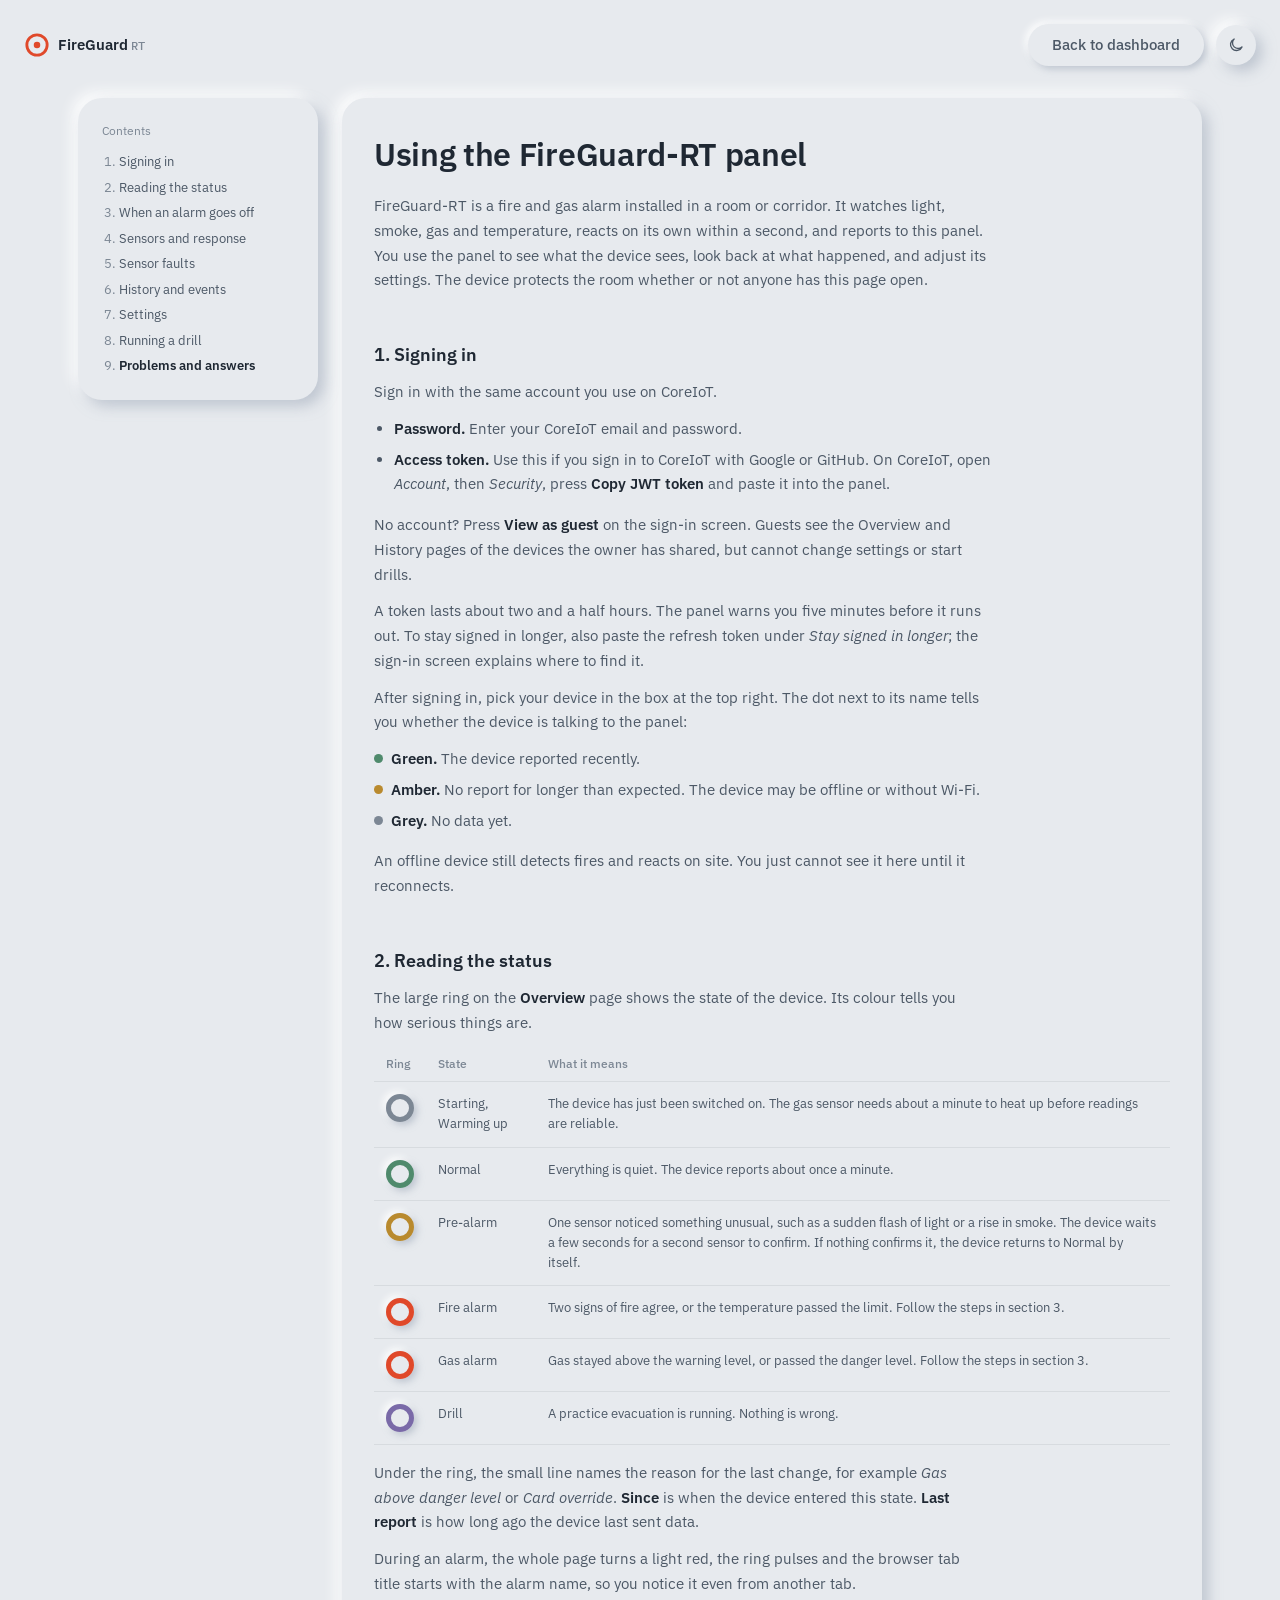
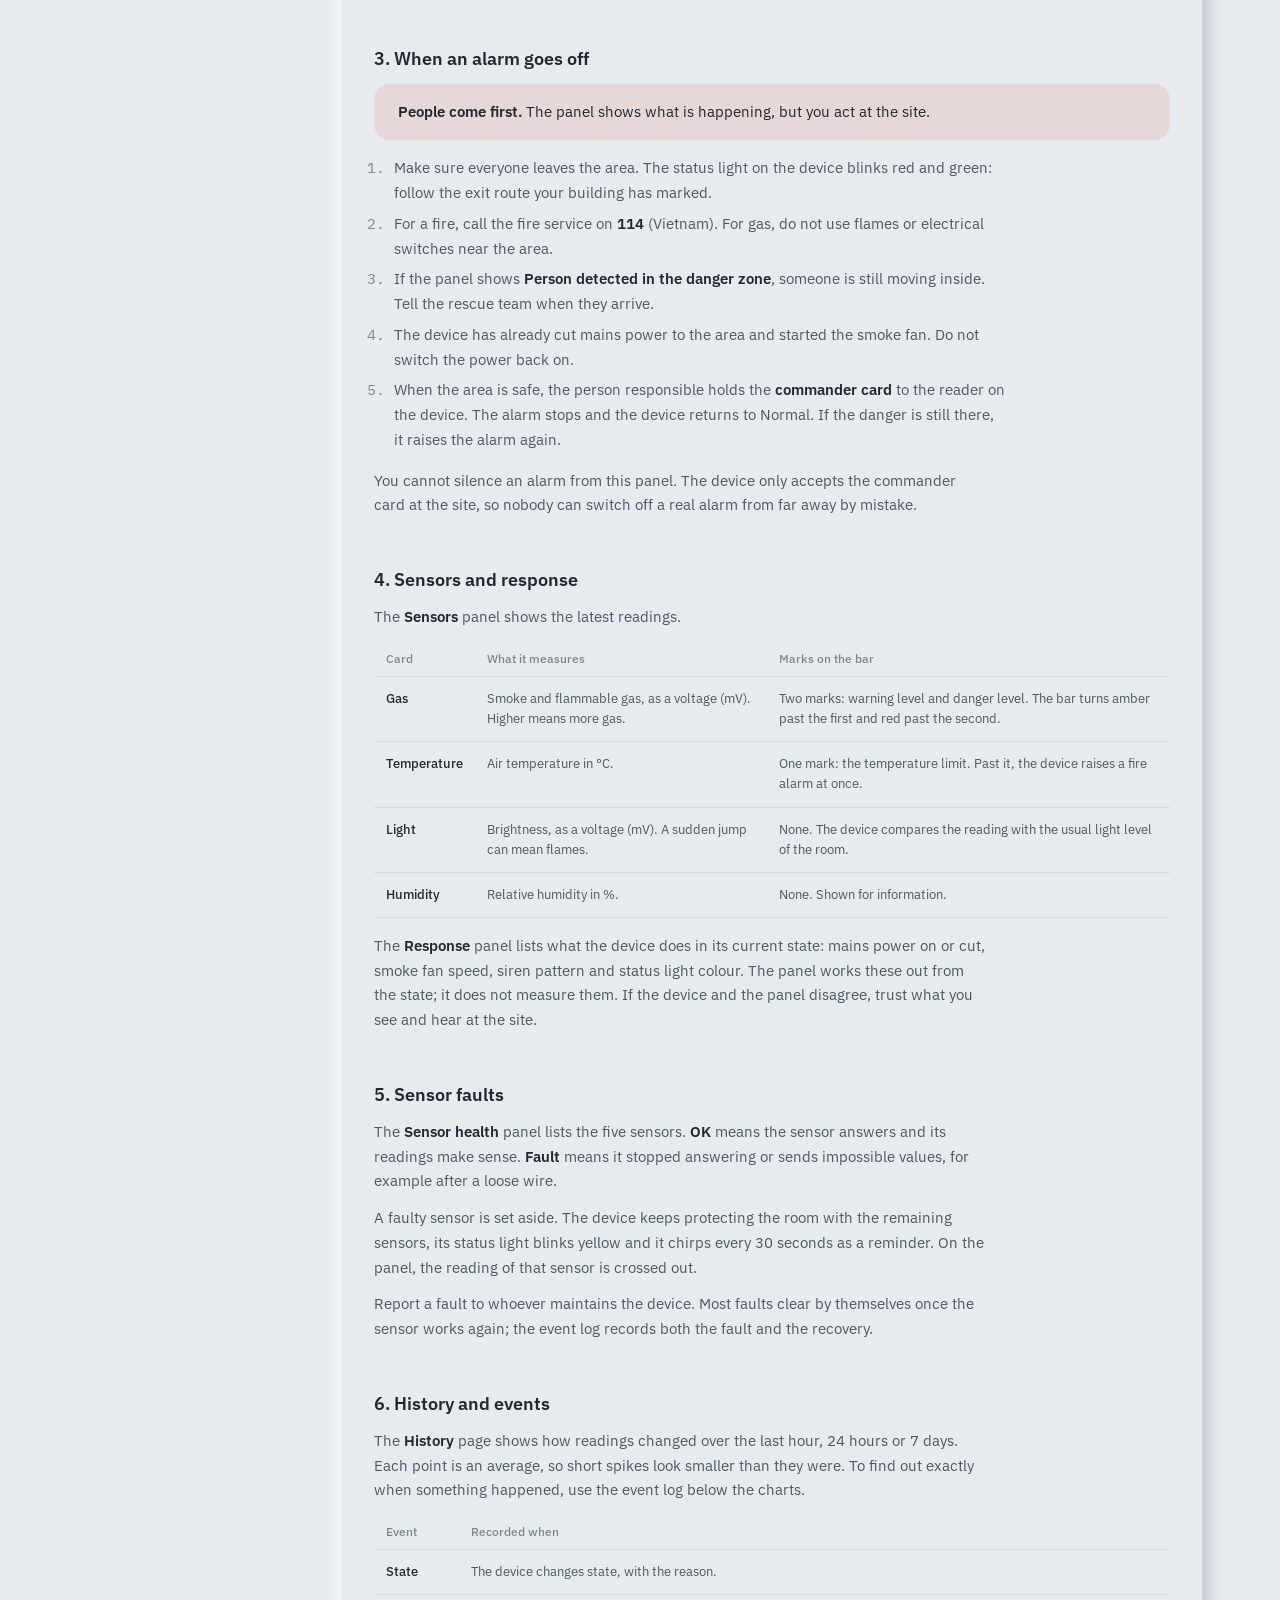
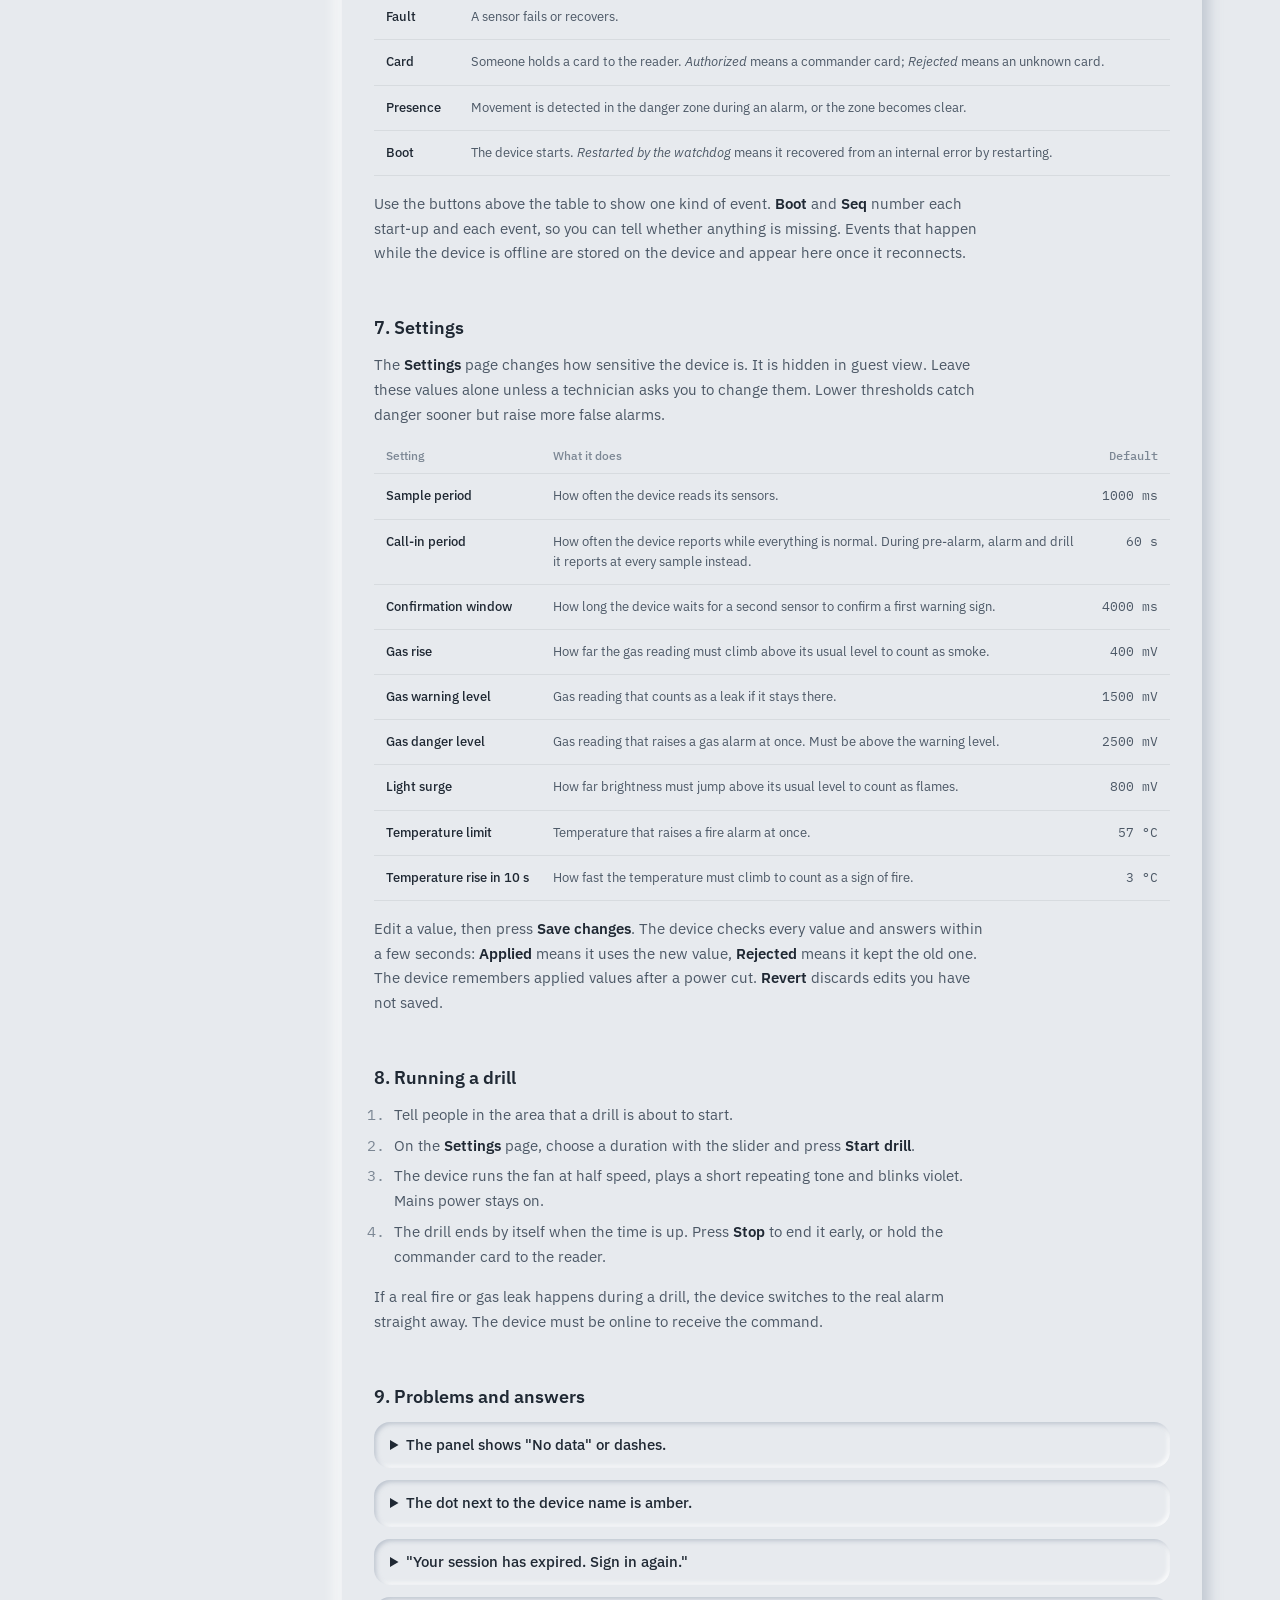
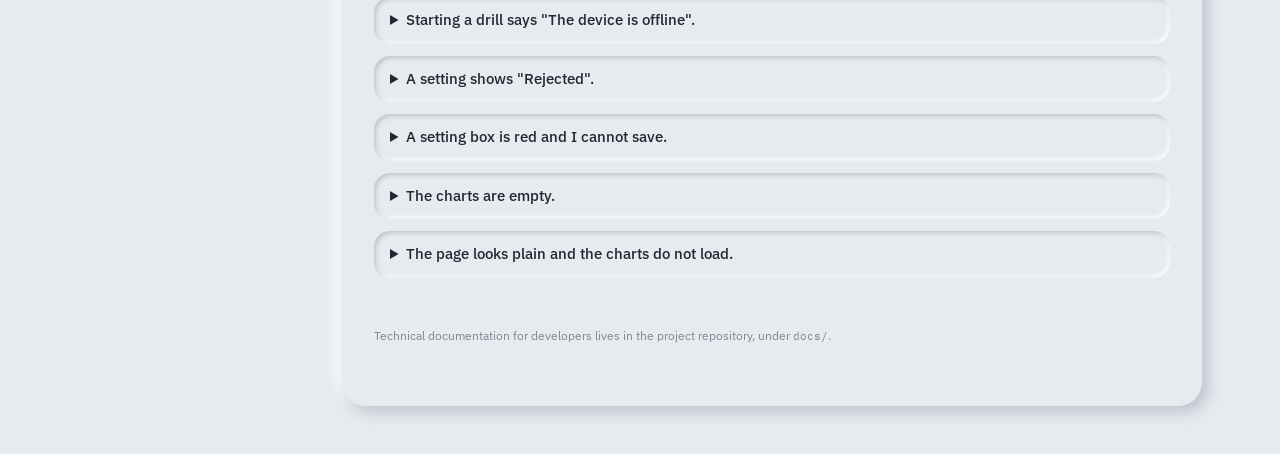
<file: web/help.html>
<!doctype html>
<html lang="en">
<head>
  <meta charset="utf-8">
  <meta name="viewport" content="width=device-width, initial-scale=1">
  <title>FireGuard-RT Help</title>
  <meta name="description" content="How to read and use the FireGuard-RT monitoring panel.">
  <meta name="color-scheme" content="light dark">
  <link rel="icon" href="data:image/svg+xml,%3Csvg xmlns='http://www.w3.org/2000/svg' viewBox='0 0 32 32'%3E%3Ccircle cx='16' cy='16' r='13' fill='none' stroke='%23e0492a' stroke-width='4'/%3E%3Ccircle cx='16' cy='16' r='4' fill='%23e0492a'/%3E%3C/svg%3E">
  <link rel="preconnect" href="https://fonts.googleapis.com">
  <link rel="preconnect" href="https://fonts.gstatic.com" crossorigin>
  <link href="https://fonts.googleapis.com/css2?family=IBM+Plex+Mono:wght@400;500&family=IBM+Plex+Sans:wght@400;500;600;700&display=swap" rel="stylesheet">
  <link rel="stylesheet" href="assets/style.css">
  <script>
    try {
      var t = localStorage.getItem('fg.theme');
      if (t) document.documentElement.dataset.theme = t;
    } catch (e) {}
  </script>
</head>
<body>
  <a class="skip" href="#main">Skip to content</a>
  <div class="shell">
    <header class="topbar">
      <a class="brand" href="index.html" aria-label="FireGuard-RT dashboard">
        <svg viewBox="0 0 32 32" class="brand__mark" aria-hidden="true"><circle cx="16" cy="16" r="12.5"/><circle cx="16" cy="16" r="4"/></svg>
        <span class="brand__name">FireGuard<span class="brand__rt">RT</span></span>
      </a>
      <div class="topbar__tools">
        <a class="btn" href="index.html">Back to dashboard</a>
        <button class="icon-btn raised" id="theme-toggle" type="button" aria-label="Switch theme"></button>
      </div>
    </header>

    <div class="help">
      <nav class="help__toc raised" aria-label="Contents">
        <p class="help__toc-title">Contents</p>
        <ol>
          <li><a href="#start">Signing in</a></li>
          <li><a href="#status">Reading the status</a></li>
          <li><a href="#alarm">When an alarm goes off</a></li>
          <li><a href="#sensors">Sensors and response</a></li>
          <li><a href="#health">Sensor faults</a></li>
          <li><a href="#history">History and events</a></li>
          <li><a href="#settings">Settings</a></li>
          <li><a href="#drill">Running a drill</a></li>
          <li><a href="#faq">Problems and answers</a></li>
        </ol>
      </nav>

      <main id="main" class="help__body raised" tabindex="-1">
        <h1>Using the FireGuard-RT panel</h1>
        <p class="help__lead">FireGuard-RT is a fire and gas alarm installed in a room or corridor. It watches light, smoke, gas and temperature, reacts on its own within a second, and reports to this panel. You use the panel to see what the device sees, look back at what happened, and adjust its settings. The device protects the room whether or not anyone has this page open.</p>

        <section id="start">
          <h2>1. Signing in</h2>
          <p>Sign in with the same account you use on CoreIoT.</p>
          <ul>
            <li><b>Password.</b> Enter your CoreIoT email and password.</li>
            <li><b>Access token.</b> Use this if you sign in to CoreIoT with Google or GitHub. On CoreIoT, open <i>Account</i>, then <i>Security</i>, press <b>Copy JWT token</b> and paste it into the panel.</li>
          </ul>
          <p>No account? Press <b>View as guest</b> on the sign-in screen. Guests see the Overview and History pages of the devices the owner has shared, but cannot change settings or start drills.</p>
          <p>A token lasts about two and a half hours. The panel warns you five minutes before it runs out. To stay signed in longer, also paste the refresh token under <i>Stay signed in longer</i>; the sign-in screen explains where to find it.</p>
          <p>After signing in, pick your device in the box at the top right. The dot next to its name tells you whether the device is talking to the panel:</p>
          <ul class="help__legend">
            <li><span class="help__dot" style="--c: var(--ok)"></span><b>Green.</b> The device reported recently.</li>
            <li><span class="help__dot" style="--c: var(--warn)"></span><b>Amber.</b> No report for longer than expected. The device may be offline or without Wi-Fi.</li>
            <li><span class="help__dot" style="--c: var(--idle)"></span><b>Grey.</b> No data yet.</li>
          </ul>
          <p>An offline device still detects fires and reacts on site. You just cannot see it here until it reconnects.</p>
        </section>

        <section id="status">
          <h2>2. Reading the status</h2>
          <p>The large ring on the <b>Overview</b> page shows the state of the device. Its colour tells you how serious things are.</p>
          <table class="help__table">
            <thead><tr><th scope="col">Ring</th><th scope="col">State</th><th scope="col">What it means</th></tr></thead>
            <tbody>
              <tr><td><span class="help__ring" style="--c: var(--idle)"></span></td><td>Starting, Warming up</td><td>The device has just been switched on. The gas sensor needs about a minute to heat up before readings are reliable.</td></tr>
              <tr><td><span class="help__ring" style="--c: var(--ok)"></span></td><td>Normal</td><td>Everything is quiet. The device reports about once a minute.</td></tr>
              <tr><td><span class="help__ring" style="--c: var(--warn)"></span></td><td>Pre-alarm</td><td>One sensor noticed something unusual, such as a sudden flash of light or a rise in smoke. The device waits a few seconds for a second sensor to confirm. If nothing confirms it, the device returns to Normal by itself.</td></tr>
              <tr><td><span class="help__ring" style="--c: var(--alarm)"></span></td><td>Fire alarm</td><td>Two signs of fire agree, or the temperature passed the limit. Follow the steps in section 3.</td></tr>
              <tr><td><span class="help__ring" style="--c: var(--alarm)"></span></td><td>Gas alarm</td><td>Gas stayed above the warning level, or passed the danger level. Follow the steps in section 3.</td></tr>
              <tr><td><span class="help__ring" style="--c: var(--drill)"></span></td><td>Drill</td><td>A practice evacuation is running. Nothing is wrong.</td></tr>
            </tbody>
          </table>
          <p>Under the ring, the small line names the reason for the last change, for example <i>Gas above danger level</i> or <i>Card override</i>. <b>Since</b> is when the device entered this state. <b>Last report</b> is how long ago the device last sent data.</p>
          <p>During an alarm, the whole page turns a light red, the ring pulses and the browser tab title starts with the alarm name, so you notice it even from another tab.</p>
        </section>

        <section id="alarm">
          <h2>3. When an alarm goes off</h2>
          <div class="help__callout">
            <p><b>People come first.</b> The panel shows what is happening, but you act at the site.</p>
          </div>
          <ol class="help__steps">
            <li>Make sure everyone leaves the area. The status light on the device blinks red and green: follow the exit route your building has marked.</li>
            <li>For a fire, call the fire service on <b>114</b> (Vietnam). For gas, do not use flames or electrical switches near the area.</li>
            <li>If the panel shows <b>Person detected in the danger zone</b>, someone is still moving inside. Tell the rescue team when they arrive.</li>
            <li>The device has already cut mains power to the area and started the smoke fan. Do not switch the power back on.</li>
            <li>When the area is safe, the person responsible holds the <b>commander card</b> to the reader on the device. The alarm stops and the device returns to Normal. If the danger is still there, it raises the alarm again.</li>
          </ol>
          <p>You cannot silence an alarm from this panel. The device only accepts the commander card at the site, so nobody can switch off a real alarm from far away by mistake.</p>
        </section>

        <section id="sensors">
          <h2>4. Sensors and response</h2>
          <p>The <b>Sensors</b> panel shows the latest readings.</p>
          <table class="help__table">
            <thead><tr><th scope="col">Card</th><th scope="col">What it measures</th><th scope="col">Marks on the bar</th></tr></thead>
            <tbody>
              <tr><td>Gas</td><td>Smoke and flammable gas, as a voltage (mV). Higher means more gas.</td><td>Two marks: warning level and danger level. The bar turns amber past the first and red past the second.</td></tr>
              <tr><td>Temperature</td><td>Air temperature in °C.</td><td>One mark: the temperature limit. Past it, the device raises a fire alarm at once.</td></tr>
              <tr><td>Light</td><td>Brightness, as a voltage (mV). A sudden jump can mean flames.</td><td>None. The device compares the reading with the usual light level of the room.</td></tr>
              <tr><td>Humidity</td><td>Relative humidity in %.</td><td>None. Shown for information.</td></tr>
            </tbody>
          </table>
          <p>The <b>Response</b> panel lists what the device does in its current state: mains power on or cut, smoke fan speed, siren pattern and status light colour. The panel works these out from the state; it does not measure them. If the device and the panel disagree, trust what you see and hear at the site.</p>
        </section>

        <section id="health">
          <h2>5. Sensor faults</h2>
          <p>The <b>Sensor health</b> panel lists the five sensors. <b>OK</b> means the sensor answers and its readings make sense. <b>Fault</b> means it stopped answering or sends impossible values, for example after a loose wire.</p>
          <p>A faulty sensor is set aside. The device keeps protecting the room with the remaining sensors, its status light blinks yellow and it chirps every 30 seconds as a reminder. On the panel, the reading of that sensor is crossed out.</p>
          <p>Report a fault to whoever maintains the device. Most faults clear by themselves once the sensor works again; the event log records both the fault and the recovery.</p>
        </section>

        <section id="history">
          <h2>6. History and events</h2>
          <p>The <b>History</b> page shows how readings changed over the last hour, 24 hours or 7 days. Each point is an average, so short spikes look smaller than they were. To find out exactly when something happened, use the event log below the charts.</p>
          <table class="help__table">
            <thead><tr><th scope="col">Event</th><th scope="col">Recorded when</th></tr></thead>
            <tbody>
              <tr><td>State</td><td>The device changes state, with the reason.</td></tr>
              <tr><td>Fault</td><td>A sensor fails or recovers.</td></tr>
              <tr><td>Card</td><td>Someone holds a card to the reader. <i>Authorized</i> means a commander card; <i>Rejected</i> means an unknown card.</td></tr>
              <tr><td>Presence</td><td>Movement is detected in the danger zone during an alarm, or the zone becomes clear.</td></tr>
              <tr><td>Boot</td><td>The device starts. <i>Restarted by the watchdog</i> means it recovered from an internal error by restarting.</td></tr>
            </tbody>
          </table>
          <p>Use the buttons above the table to show one kind of event. <b>Boot</b> and <b>Seq</b> number each start-up and each event, so you can tell whether anything is missing. Events that happen while the device is offline are stored on the device and appear here once it reconnects.</p>
        </section>

        <section id="settings">
          <h2>7. Settings</h2>
          <p>The <b>Settings</b> page changes how sensitive the device is. It is hidden in guest view. Leave these values alone unless a technician asks you to change them. Lower thresholds catch danger sooner but raise more false alarms.</p>
          <table class="help__table">
            <thead><tr><th scope="col">Setting</th><th scope="col">What it does</th><th scope="col" class="num">Default</th></tr></thead>
            <tbody>
              <tr><td>Sample period</td><td>How often the device reads its sensors.</td><td class="num">1000 ms</td></tr>
              <tr><td>Call-in period</td><td>How often the device reports while everything is normal. During pre-alarm, alarm and drill it reports at every sample instead.</td><td class="num">60 s</td></tr>
              <tr><td>Confirmation window</td><td>How long the device waits for a second sensor to confirm a first warning sign.</td><td class="num">4000 ms</td></tr>
              <tr><td>Gas rise</td><td>How far the gas reading must climb above its usual level to count as smoke.</td><td class="num">400 mV</td></tr>
              <tr><td>Gas warning level</td><td>Gas reading that counts as a leak if it stays there.</td><td class="num">1500 mV</td></tr>
              <tr><td>Gas danger level</td><td>Gas reading that raises a gas alarm at once. Must be above the warning level.</td><td class="num">2500 mV</td></tr>
              <tr><td>Light surge</td><td>How far brightness must jump above its usual level to count as flames.</td><td class="num">800 mV</td></tr>
              <tr><td>Temperature limit</td><td>Temperature that raises a fire alarm at once.</td><td class="num">57 °C</td></tr>
              <tr><td>Temperature rise in 10 s</td><td>How fast the temperature must climb to count as a sign of fire.</td><td class="num">3 °C</td></tr>
            </tbody>
          </table>
          <p>Edit a value, then press <b>Save changes</b>. The device checks every value and answers within a few seconds: <b>Applied</b> means it uses the new value, <b>Rejected</b> means it kept the old one. The device remembers applied values after a power cut. <b>Revert</b> discards edits you have not saved.</p>
        </section>

        <section id="drill">
          <h2>8. Running a drill</h2>
          <ol class="help__steps">
            <li>Tell people in the area that a drill is about to start.</li>
            <li>On the <b>Settings</b> page, choose a duration with the slider and press <b>Start drill</b>.</li>
            <li>The device runs the fan at half speed, plays a short repeating tone and blinks violet. Mains power stays on.</li>
            <li>The drill ends by itself when the time is up. Press <b>Stop</b> to end it early, or hold the commander card to the reader.</li>
          </ol>
          <p>If a real fire or gas leak happens during a drill, the device switches to the real alarm straight away. The device must be online to receive the command.</p>
        </section>

        <section id="faq">
          <h2>9. Problems and answers</h2>
          <details class="help__faq">
            <summary>The panel shows "No data" or dashes.</summary>
            <p>The device has not reported to CoreIoT yet. Check that it has power and Wi-Fi. A newly started device needs about a minute before its first report.</p>
          </details>
          <details class="help__faq">
            <summary>The dot next to the device name is amber.</summary>
            <p>The device has not reported for longer than its call-in period. It may have lost Wi-Fi. It still protects the room; reports resume when it reconnects, including any events it stored meanwhile.</p>
          </details>
          <details class="help__faq">
            <summary>"Your session has expired. Sign in again."</summary>
            <p>Your password session or access token ran out. Sign in again. With an access token, copy a fresh one from CoreIoT first.</p>
          </details>
          <details class="help__faq">
            <summary>Starting a drill says "The device is offline".</summary>
            <p>Commands only reach a connected device. Wait for the dot to turn green and try again.</p>
          </details>
          <details class="help__faq">
            <summary>A setting shows "Rejected".</summary>
            <p>The value was outside what the device accepts, for example a danger level below the warning level. The device kept its previous value. Correct the number and save again.</p>
          </details>
          <details class="help__faq">
            <summary>A setting box is red and I cannot save.</summary>
            <p>The value under the box explains the allowed range. Bring every red box back into range, or press <b>Revert</b>.</p>
          </details>
          <details class="help__faq">
            <summary>The charts are empty.</summary>
            <p>The device sent no readings in the selected range. Pick a longer range, or check that the device is online.</p>
          </details>
          <details class="help__faq">
            <summary>The page looks plain and the charts do not load.</summary>
            <p>The panel loads its fonts and chart library from the internet. Check your connection and reload the page.</p>
          </details>
        </section>

        <p class="help__foot">Technical documentation for developers lives in the project repository, under <code>docs/</code>.</p>
      </main>
    </div>
  </div>
  <script src="assets/help.js"></script>
</body>
</html>
</file>
<file: web/assets/style.css>
/* FireGuard-RT Monitor */

:root {
  color-scheme: light;
  --bg: #e7eaee;
  --surface: #e7eaee;
  --shade: rgba(155, 166, 182, 0.55);
  --shine: rgba(255, 255, 255, 0.92);
  --ink: #1f2833;
  --ink-2: #4c5866;
  --ink-3: #7c8794;
  --line: rgba(31, 40, 51, 0.08);

  --alarm: #e0492a;
  --alarm-soft: rgba(224, 73, 42, 0.12);
  --ok: #4f8a6c;
  --warn: #b98a2e;
  --drill: #7a6aa8;
  --idle: #7c8794;

  --s1: 4px; --s2: 8px; --s3: 12px; --s4: 16px; --s5: 24px; --s6: 32px; --s7: 48px;
  --r-sm: 10px; --r-md: 16px; --r-lg: 24px; --r-pill: 999px;

  --raise: 6px 6px 14px var(--shade), -6px -6px 14px var(--shine);
  --raise-sm: 3px 3px 7px var(--shade), -3px -3px 7px var(--shine);
  --press: inset 3px 3px 7px var(--shade), inset -3px -3px 7px var(--shine);
  --press-sm: inset 2px 2px 4px var(--shade), inset -2px -2px 4px var(--shine);

  --font: "IBM Plex Sans", ui-sans-serif, system-ui, -apple-system, "Segoe UI", sans-serif;
  --mono: "IBM Plex Mono", ui-monospace, "SFMono-Regular", Consolas, monospace;
  --t-xs: 0.75rem; --t-sm: 0.8125rem; --t-md: 0.9375rem; --t-lg: 1.125rem; --t-xl: 1.5rem; --t-2xl: 2rem;
  --ease: cubic-bezier(0.2, 0.7, 0.2, 1);
}

:root[data-theme="dark"] {
  color-scheme: dark;
  --bg: #23272d;
  --surface: #23272d;
  --shade: rgba(10, 12, 15, 0.62);
  --shine: rgba(58, 64, 73, 0.55);
  --ink: #e6e9ed;
  --ink-2: #aab2bc;
  --ink-3: #7d8691;
  --line: rgba(230, 233, 237, 0.08);
  --alarm: #f0603f;
  --alarm-soft: rgba(240, 96, 63, 0.16);
  --ok: #6fae8c;
  --warn: #d2a650;
  --drill: #a08fd0;
  --idle: #8b949f;
}

@media (prefers-color-scheme: dark) {
  :root:not([data-theme="light"]) {
    color-scheme: dark;
    --bg: #23272d;
    --surface: #23272d;
    --shade: rgba(10, 12, 15, 0.62);
    --shine: rgba(58, 64, 73, 0.55);
    --ink: #e6e9ed;
    --ink-2: #aab2bc;
    --ink-3: #7d8691;
    --line: rgba(230, 233, 237, 0.08);
    --alarm: #f0603f;
    --alarm-soft: rgba(240, 96, 63, 0.16);
    --ok: #6fae8c;
    --warn: #d2a650;
    --drill: #a08fd0;
    --idle: #8b949f;
  }
}

*, *::before, *::after { box-sizing: border-box; }
html { -webkit-text-size-adjust: 100%; }
body {
  margin: 0;
  min-height: 100vh;
  background: var(--bg);
  color: var(--ink);
  font: 400 var(--t-md)/1.5 var(--font);
  
  -webkit-font-smoothing: antialiased;
  transition: background-color 0.4s var(--ease);
}
body.is-alarm { --surface: color-mix(in srgb, var(--bg) 95%, var(--alarm)); background: var(--surface); }
h1, h2, h3, p { margin: 0; }
h1 { font-size: var(--t-xl); font-weight: 600; letter-spacing: -0.01em; }
h2 { font-size: var(--t-md); font-weight: 600; }
button, input, select { font: inherit; color: inherit; }
::selection { background: var(--alarm-soft); color: var(--ink); }
:focus-visible { outline: 2px solid color-mix(in srgb, var(--ink) 55%, transparent); outline-offset: 3px; border-radius: var(--r-sm); }
* { scrollbar-width: thin; scrollbar-color: var(--ink-3) transparent; }
[hidden] { display: none !important; }
.sr-only { position: absolute; width: 1px; height: 1px; overflow: hidden; clip: rect(0 0 0 0); white-space: nowrap; }
.skip { position: absolute; left: var(--s4); top: -100px; padding: var(--s2) var(--s3); background: var(--surface); box-shadow: var(--raise-sm); border-radius: var(--r-sm); z-index: 10; }
.skip:focus { top: var(--s3); }
.num, .mono { font-family: var(--mono); font-variant-numeric: tabular-nums; }

/* Material */
.raised { background: var(--surface); border-radius: var(--r-lg); box-shadow: var(--raise); }
.well { background: var(--surface); border-radius: var(--r-md); box-shadow: var(--press); border: 0; }

/* Brand */
.brand { display: inline-flex; align-items: center; gap: var(--s2); color: var(--ink); text-decoration: none; font-weight: 600; }
.brand__mark { width: 26px; height: 26px; fill: none; stroke: var(--alarm); stroke-width: 3.5; }
.brand__mark circle:last-child { fill: var(--alarm); stroke: none; }
.brand__rt { margin-left: 3px; font-family: var(--mono); font-size: var(--t-xs); color: var(--ink-3); font-weight: 500; }
.brand--large { justify-content: center; width: 72px; height: 72px; border-radius: 50%; box-shadow: var(--raise); margin: 0 auto var(--s4); }
.brand--large .brand__mark { width: 34px; height: 34px; }

/* Buttons */
.btn {
  display: inline-flex; align-items: center; justify-content: center; gap: var(--s2);
  text-decoration: none;
  min-height: 42px; padding: 0 var(--s5);
  border: 0; border-radius: var(--r-pill);
  background: var(--surface); color: var(--ink-2); font-weight: 500;
  box-shadow: var(--raise-sm); cursor: pointer;
  transition: box-shadow 0.18s var(--ease), color 0.18s var(--ease), transform 0.18s var(--ease);
}
.btn:hover { color: var(--ink); }
.btn:active { box-shadow: var(--press-sm); transform: translateY(1px); }
.btn:disabled { cursor: not-allowed; opacity: 0.5; box-shadow: none; }
.btn--primary { color: var(--ink); font-weight: 600; }
.btn--primary::before { content: ""; width: 6px; height: 6px; border-radius: 50%; background: var(--ink-3); transition: background 0.18s; }
.btn--primary:not(:disabled):hover::before { background: var(--alarm); }
.btn.is-busy { pointer-events: none; color: var(--ink-3); }
.btn.is-busy::before { animation: pulse-dot 0.9s infinite alternate; }
@keyframes pulse-dot { to { opacity: 0.2; } }

.icon-btn {
  width: 40px; height: 40px; display: inline-grid; place-items: center;
  border: 0; border-radius: 50%; cursor: pointer; color: var(--ink-2);
  transition: box-shadow 0.18s var(--ease), color 0.18s;
}
.icon-btn:hover { color: var(--ink); }
.icon-btn:active { box-shadow: var(--press-sm); }
.icon-btn svg { width: 18px; height: 18px; fill: none; stroke: currentColor; stroke-width: 1.8; stroke-linecap: round; stroke-linejoin: round; }

.link { color: var(--ink-2); font-size: var(--t-sm); text-decoration: none; border-bottom: 1px solid var(--line); }
.link:hover { color: var(--ink); border-color: var(--ink-3); }

/* Fields */
.field { display: grid; gap: var(--s2); }
.field__label { font-size: var(--t-sm); color: var(--ink-2); display: flex; justify-content: space-between; gap: var(--s2); }
.field__label output { font-family: var(--mono); color: var(--ink); }
input.well, select.well {
  width: 100%; min-height: 44px; padding: 0 var(--s4); outline: none;
  transition: box-shadow 0.18s var(--ease);
}
input.well:focus-visible { box-shadow: var(--press), 0 0 0 2px color-mix(in srgb, var(--ink) 30%, transparent); }
input.well[aria-invalid="true"] { box-shadow: var(--press), 0 0 0 2px var(--alarm); }
.form-error { color: var(--alarm); font-size: var(--t-sm); }
.form-status { font-size: var(--t-sm); color: var(--ink-2); min-height: 1.5em; }
.form-status.is-error { color: var(--alarm); }

.slider { -webkit-appearance: none; appearance: none; width: 100%; height: 10px; border-radius: var(--r-pill); background: var(--surface); box-shadow: var(--press-sm); }
.slider::-webkit-slider-thumb { -webkit-appearance: none; width: 24px; height: 24px; border-radius: 50%; background: var(--surface); box-shadow: var(--raise-sm); cursor: grab; }
.slider::-moz-range-thumb { width: 24px; height: 24px; border: 0; border-radius: 50%; background: var(--surface); box-shadow: var(--raise-sm); cursor: grab; }

/* Login */
.login { min-height: 100vh; display: grid; place-items: center; padding: var(--s5) var(--s4); }
.login__panel { width: min(400px, 100%); padding: var(--s7) var(--s6) var(--s6); display: grid; gap: var(--s4); }
.login__title { text-align: center; font-size: var(--t-xl); }
.login__lead { text-align: center; color: var(--ink-2); font-size: var(--t-sm); margin-bottom: var(--s2); }
.login__note { text-align: center; color: var(--ink-3); font-size: var(--t-xs); }
.login .btn { margin-top: var(--s2); }
.login__mode { justify-self: center; }
.login__group { display: grid; gap: var(--s4); }
.login__steps { margin: 0; padding-left: 1.2em; display: grid; gap: 4px; font-size: var(--t-sm); color: var(--ink-2); }
.login__token { width: 100%; min-height: 88px; padding: var(--s3) var(--s4); resize: vertical; font-family: var(--mono); font-size: var(--t-xs); line-height: 1.5; outline: none; word-break: break-all; }
.login__token:focus-visible { box-shadow: var(--press), 0 0 0 2px color-mix(in srgb, var(--ink) 30%, transparent); }
.login__token[aria-invalid="true"] { box-shadow: var(--press), 0 0 0 2px var(--alarm); }
.login__more { font-size: var(--t-sm); color: var(--ink-2); }
.login__more summary { cursor: pointer; color: var(--ink-2); }
.login__more summary:hover { color: var(--ink); }
.login__more p { margin: var(--s2) 0 var(--s3); font-size: var(--t-xs); color: var(--ink-3); }
.login__more code { font-family: var(--mono); }

/* Shell */
.shell { max-width: 1280px; margin: 0 auto; padding: var(--s5) var(--s5) var(--s7); }
.topbar { display: flex; align-items: center; gap: var(--s5); margin-bottom: var(--s6); flex-wrap: wrap; }
.topbar__tools { margin-left: auto; display: flex; align-items: center; gap: var(--s3); }
main:focus { outline: none; }

.segmented { display: inline-flex; padding: 5px; gap: 4px; border-radius: var(--r-pill); box-shadow: var(--press); }
.segmented__item {
  padding: 8px 18px; border-radius: var(--r-pill); border: 0; background: transparent;
  color: var(--ink-3); font-size: var(--t-sm); font-weight: 500; text-decoration: none; cursor: pointer;
  transition: color 0.18s, box-shadow 0.22s var(--ease);
}
.segmented__item:hover { color: var(--ink); }
.segmented__item[aria-current="page"], .segmented__item[aria-checked="true"] { background: var(--surface); color: var(--ink); box-shadow: var(--raise-sm); }
.segmented--small .segmented__item { padding: 6px 14px; }

.device-pick { position: relative; display: inline-flex; align-items: center; gap: var(--s2); padding: 0 var(--s2) 0 var(--s4); min-height: 40px; border-radius: var(--r-pill); box-shadow: var(--press-sm); }
.device-pick__select { appearance: none; border: 0; background: transparent; padding: 0 22px 0 0; font-size: var(--t-sm); color: var(--ink); max-width: 200px; cursor: pointer; outline: none;
  background-image: linear-gradient(45deg, transparent 50%, var(--ink-3) 50%), linear-gradient(-45deg, transparent 50%, var(--ink-3) 50%);
  background-position: calc(100% - 9px) 55%, calc(100% - 4px) 55%; background-size: 5px 5px; background-repeat: no-repeat; }
.device-pick__select option { background: var(--bg); color: var(--ink); }
.conn-dot { width: 8px; height: 8px; border-radius: 50%; background: var(--idle); flex: none; }
.conn-dot[data-conn="live"] { background: var(--ok); }
.conn-dot[data-conn="stale"] { background: var(--warn); }

.page-head { display: flex; align-items: center; justify-content: space-between; gap: var(--s4); margin-bottom: var(--s5); flex-wrap: wrap; }
.page-head__aside { color: var(--ink-3); font-size: var(--t-sm); font-family: var(--mono); }
.panel-head { display: flex; align-items: baseline; justify-content: space-between; gap: var(--s3); margin-bottom: var(--s4); flex-wrap: wrap; }
.panel-head__aside { font-size: var(--t-xs); color: var(--ink-3); }

/* Overview */
.overview {
  display: grid; gap: var(--s5);
  grid-template-columns: minmax(280px, 340px) 1fr 1fr;
  grid-template-areas: "status readings readings" "status outputs health" "recent recent recent";
}
.status { grid-area: status; padding: var(--s6) var(--s5); display: flex; flex-direction: column; align-items: center; gap: var(--s5); }
.readings { grid-area: readings; padding: var(--s5); }
.outputs { grid-area: outputs; padding: var(--s5); }
.health { grid-area: health; padding: var(--s5); }
.recent { grid-area: recent; padding: var(--s5); }

/* the dial: signature element */
.dial { --c: var(--idle); position: relative; width: 220px; aspect-ratio: 1; border-radius: 50%; box-shadow: var(--raise); display: grid; place-items: center; }
.dial__ring { position: absolute; inset: 0; transform: rotate(-90deg); }
.dial__track { fill: none; stroke: var(--line); stroke-width: 10; }
.dial__arc { fill: none; stroke: var(--c); stroke-width: 10; stroke-linecap: round; stroke-dasharray: 578; stroke-dashoffset: 578; transition: stroke-dashoffset 0.9s var(--ease), stroke 0.4s; }
.dial__face { width: 150px; aspect-ratio: 1; border-radius: 50%; box-shadow: var(--press); display: grid; place-content: center; text-align: center; gap: 2px; padding: var(--s3); }
.dial__state { font-size: var(--t-lg); font-weight: 600; color: var(--c); letter-spacing: 0.01em; transition: color 0.4s; }
.dial__cause { font-size: var(--t-xs); color: var(--ink-3); }
.dial[data-state="NORMAL"] { --c: var(--ok); }
.dial[data-state="PRE_ALARM"] { --c: var(--warn); }
.dial[data-state="DRILL"] { --c: var(--drill); }
.dial[data-state="ALARM_FIRE"], .dial[data-state="ALARM_GAS"] { --c: var(--alarm); }
.dial[data-state="ALARM_FIRE"] .dial__state, .dial[data-state="ALARM_GAS"] .dial__state { font-size: var(--t-xl); }
.dial.is-alarm::after { content: ""; position: absolute; inset: -6px; border-radius: 50%; border: 2px solid var(--alarm); opacity: 0; animation: ring 1.6s var(--ease) infinite; }
@keyframes ring { 0% { transform: scale(0.96); opacity: 0.55; } 100% { transform: scale(1.12); opacity: 0; } }

.status__meta { margin: 0; width: 100%; display: grid; gap: var(--s2); }
.status__meta div { display: flex; justify-content: space-between; gap: var(--s3); font-size: var(--t-sm); padding: var(--s2) 0; border-bottom: 1px solid var(--line); }
.status__meta div:last-child { border-bottom: 0; }
.status__meta dt { color: var(--ink-3); }
.status__meta dd { margin: 0; font-family: var(--mono); font-variant-numeric: tabular-nums; color: var(--ink); text-align: right; overflow: hidden; text-overflow: ellipsis; white-space: nowrap; }

.trapped { display: flex; align-items: center; gap: var(--s3); width: 100%; padding: var(--s3) var(--s4); border-radius: var(--r-md); background: var(--alarm-soft); color: var(--alarm); font-size: var(--t-sm); font-weight: 600; }
.trapped svg { width: 22px; height: 22px; flex: none; fill: none; stroke: currentColor; stroke-width: 1.8; stroke-linecap: round; stroke-linejoin: round; }
.trapped svg circle { fill: currentColor; stroke: none; }

.gauges { list-style: none; margin: 0; padding: 0; display: grid; gap: var(--s4); grid-template-columns: repeat(4, 1fr); }
.gauge { padding: var(--s4); border-radius: var(--r-md); box-shadow: var(--press); display: grid; gap: var(--s2); min-width: 0; }
.gauge__name { font-size: var(--t-xs); color: var(--ink-3); display: flex; justify-content: space-between; gap: var(--s2); }
.gauge__value { font-family: var(--mono); font-variant-numeric: tabular-nums; font-size: var(--t-2xl); font-weight: 500; line-height: 1.1; letter-spacing: -0.02em; }
.gauge__unit { font-size: var(--t-sm); color: var(--ink-3); margin-left: 3px; letter-spacing: 0; }
.gauge__bar { position: relative; height: 6px; border-radius: var(--r-pill); background: var(--line); overflow: visible; }
.gauge__fill { position: absolute; inset: 0; border-radius: inherit; background: var(--ink-3); transform-origin: left center; transform: scaleX(0); transition: transform 0.6s var(--ease), background 0.3s; }
.gauge__tick { position: absolute; top: -3px; width: 2px; height: 12px; border-radius: 1px; background: var(--ink-3); opacity: 0.6; }
.gauge__note { font-size: var(--t-xs); color: var(--ink-3); min-height: 1.2em; }
.gauge[data-level="warn"] .gauge__fill { background: var(--warn); }
.gauge[data-level="alarm"] .gauge__fill { background: var(--alarm); }
.gauge[data-level="alarm"] .gauge__value { color: var(--alarm); }
.gauge[data-fault="true"] .gauge__value { color: var(--ink-3); text-decoration: line-through; text-decoration-thickness: 1px; }
.gauge[data-fault="true"] .gauge__note { color: var(--warn); }
.gauge.is-loading .gauge__value { color: transparent; background: var(--line); border-radius: 8px; width: 70%; }

.switches { list-style: none; margin: 0; padding: 0; display: grid; gap: var(--s3); }
.switch { display: flex; align-items: center; gap: var(--s3); font-size: var(--t-sm); }
.switch__icon { width: 36px; height: 36px; border-radius: 50%; display: grid; place-items: center; box-shadow: var(--raise-sm); color: var(--ink-3); flex: none; transition: box-shadow 0.25s, color 0.25s; }
.switch__icon svg { width: 18px; height: 18px; fill: none; stroke: currentColor; stroke-width: 1.8; stroke-linecap: round; stroke-linejoin: round; }
.switch__name { color: var(--ink-2); }
.switch__value { margin-left: auto; font-family: var(--mono); font-variant-numeric: tabular-nums; color: var(--ink-3); }
.switch[data-on="true"] .switch__icon { box-shadow: var(--press-sm); color: var(--ink); }
.switch[data-on="true"] .switch__value { color: var(--ink); }
body.is-alarm .switch[data-on="true"] .switch__icon { color: var(--alarm); }
.switch[data-on="true"] .spin { animation: spin 1.2s linear infinite; transform-origin: 50% 50%; }
@keyframes spin { to { transform: rotate(360deg); } }

.health__list { list-style: none; margin: 0; padding: 0; display: grid; gap: var(--s2); }
.health__item { display: flex; align-items: center; gap: var(--s3); font-size: var(--t-sm); padding: var(--s2) 0; border-bottom: 1px solid var(--line); }
.health__item:last-child { border-bottom: 0; }
.health__dot { width: 8px; height: 8px; border-radius: 50%; background: var(--ok); flex: none; }
.health__item[data-ok="false"] .health__dot { background: var(--warn); box-shadow: 0 0 0 4px color-mix(in srgb, var(--warn) 20%, transparent); }
.health__item[data-ok="unknown"] .health__dot { background: var(--idle); }
.health__state { margin-left: auto; color: var(--ink-3); font-size: var(--t-xs); }
.health__item[data-ok="false"] .health__state { color: var(--warn); }

.timeline { list-style: none; margin: 0; padding: 0; display: grid; grid-template-columns: repeat(auto-fill, minmax(220px, 1fr)); gap: var(--s3); }
.tl { padding: var(--s3) var(--s4); border-radius: var(--r-md); box-shadow: var(--press-sm); display: grid; gap: 2px; font-size: var(--t-sm); }
.tl__time { font-family: var(--mono); font-size: var(--t-xs); color: var(--ink-3); }
.tl__text { color: var(--ink); }
.tl[data-tone="alarm"] .tl__text { color: var(--alarm); font-weight: 600; }
.tl[data-tone="warn"] .tl__text { color: var(--warn); }

.empty { color: var(--ink-3); font-size: var(--t-sm); padding: var(--s4) 0; }

/* History */
.charts { display: grid; grid-template-columns: 1fr 1fr; gap: var(--s5); margin-bottom: var(--s5); }
.chart { padding: var(--s5); min-width: 0; }
.chart__well { position: relative; height: 260px; padding: var(--s3); }
.chart__well canvas { width: 100% !important; height: 100% !important; }
.chart__well.is-loading::after { content: "Loading"; position: absolute; inset: 0; display: grid; place-items: center; color: var(--ink-3); font-size: var(--t-sm); }
.chart__well .empty { position: absolute; inset: 0; display: grid; place-items: center; }

.events { padding: var(--s5); }
.chips { display: flex; flex-wrap: wrap; gap: var(--s2); }
.chip { border: 0; padding: 6px 14px; border-radius: var(--r-pill); background: var(--surface); box-shadow: var(--raise-sm); color: var(--ink-2); font-size: var(--t-xs); font-weight: 500; cursor: pointer; transition: box-shadow 0.18s, color 0.18s; }
.chip:hover { color: var(--ink); }
.chip[aria-pressed="true"] { box-shadow: var(--press-sm); color: var(--ink); }
.table-wrap { overflow-x: auto; border-radius: var(--r-md); box-shadow: var(--press); padding: var(--s2) var(--s4); max-height: 520px; overflow-y: auto; }
.table { width: 100%; border-collapse: collapse; font-size: var(--t-sm); }
.table th { text-align: left; font-weight: 500; color: var(--ink-3); font-size: var(--t-xs); padding: var(--s3) var(--s3) var(--s2); position: sticky; top: 0; background: var(--surface); }
.table td { padding: var(--s3); border-top: 1px solid var(--line); vertical-align: top; }
.table td:first-child { font-family: var(--mono); font-variant-numeric: tabular-nums; white-space: nowrap; color: var(--ink-2); }
.table .num { text-align: right; font-family: var(--mono); font-variant-numeric: tabular-nums; color: var(--ink-3); }
.table tr[data-tone="alarm"] td:nth-child(3) { color: var(--alarm); font-weight: 600; }
.table tr[data-tone="warn"] td:nth-child(3) { color: var(--warn); }
.tag { display: inline-block; padding: 2px 10px; border-radius: var(--r-pill); box-shadow: var(--raise-sm); font-size: var(--t-xs); color: var(--ink-2); }

/* Settings */
.settings { display: grid; grid-template-columns: 1fr minmax(300px, 380px); gap: var(--s5); align-items: start; }
.config { padding: var(--s5); }
.config__groups { display: grid; gap: var(--s5); }
.cgroup { display: grid; gap: var(--s3); border: 0; margin: 0; padding: 0; min-width: 0; }
.cgroup__title { font-size: var(--t-sm); color: var(--ink-3); font-weight: 500; padding: 0; margin-bottom: var(--s3); }
.cgroup__grid { display: grid; grid-template-columns: repeat(auto-fill, minmax(220px, 1fr)); gap: var(--s4); }
.cfield { display: grid; gap: 6px; }
.cfield__top { display: flex; justify-content: space-between; align-items: baseline; gap: var(--s2); font-size: var(--t-sm); color: var(--ink-2); }
.cfield__ack { font-size: var(--t-xs); color: var(--ink-3); }
.cfield__ack[data-ack="applied"] { color: var(--ok); }
.cfield__ack[data-ack="rejected"] { color: var(--alarm); }
.cfield__input { position: relative; }
.cfield__input input { padding-right: 56px; font-family: var(--mono); font-variant-numeric: tabular-nums; }
.cfield__unit { position: absolute; right: var(--s4); top: 50%; transform: translateY(-50%); font-size: var(--t-xs); color: var(--ink-3); pointer-events: none; }
.cfield__hint { font-size: var(--t-xs); color: var(--ink-3); }
.cfield__hint.is-error { color: var(--alarm); }
.cfield.is-dirty .cfield__top span:first-child::after { content: " (edited)"; color: var(--ink-3); font-size: var(--t-xs); }
.config__foot { display: flex; align-items: center; gap: var(--s3); margin-top: var(--s5); padding-top: var(--s4); border-top: 1px solid var(--line); flex-wrap: wrap; }
.config__foot .form-status { margin-right: auto; }

.drill { padding: var(--s5); display: grid; gap: var(--s4); }
.drill__text { font-size: var(--t-sm); color: var(--ink-2); }
.drill__actions { display: flex; gap: var(--s3); }
.drill__actions .btn { flex: 1; }

/* Toast */
.toast { position: fixed; left: 50%; bottom: var(--s5); transform: translateX(-50%); padding: var(--s3) var(--s5); border-radius: var(--r-pill); background: var(--surface); box-shadow: var(--raise); font-size: var(--t-sm); z-index: 20; max-width: calc(100% - 32px); }
.toast.is-error { color: var(--alarm); }

/* Responsive */
@media (max-width: 1080px) {
  .overview { grid-template-columns: 1fr 1fr; grid-template-areas: "status readings" "status readings" "outputs health" "recent recent"; }
  .gauges { grid-template-columns: repeat(2, 1fr); }
  .charts { grid-template-columns: 1fr; }
  .settings { grid-template-columns: 1fr; }
}
@media (max-width: 720px) {
  .shell { padding: var(--s4) var(--s4) var(--s6); }
  .topbar { gap: var(--s3); margin-bottom: var(--s5); }
  .topbar .segmented { order: 3; width: 100%; justify-content: space-between; }
  .topbar .segmented__item { flex: 1; text-align: center; padding: 8px 6px; }
  .topbar__tools { gap: var(--s2); }
  .device-pick__select { max-width: 104px; }
  .brand__rt { display: none; }
  .table th:nth-child(2), .table td:nth-child(2), .table th:nth-child(n+4), .table td:nth-child(n+4) { display: none; }
  .table td:first-child { white-space: normal; width: 5.5em; }
  .overview { grid-template-columns: 1fr; grid-template-areas: "status" "readings" "outputs" "health" "recent"; gap: var(--s4); }
  .gauge__value { font-size: var(--t-xl); }
  .gauges { gap: var(--s3); }
  .dial { width: 190px; }
  .dial__face { width: 130px; }
  .chart__well { height: 220px; }
  .login__panel { padding: var(--s6) var(--s5) var(--s5); }
}

@media (prefers-reduced-motion: reduce) {
  *, *::before, *::after { animation-duration: 0.01ms !important; animation-iteration-count: 1 !important; transition-duration: 0.01ms !important; }
}

/* Guest view */
.login__or { display: grid; }
.login__or .btn { width: 100%; }
.guest-badge { font-size: var(--t-xs); color: var(--ink-2); padding: 6px 12px; border-radius: var(--r-pill); box-shadow: var(--press-sm); }
body.is-guest .topbar [data-route="settings"],
body.is-guest .help-link[href$="#settings"],
body.is-guest .help-link[href$="#drill"] { display: none; }

/* Help page */
.help { display: grid; grid-template-columns: 240px minmax(0, 860px); justify-content: center; gap: var(--s5); align-items: start; }
.help__toc { position: sticky; top: var(--s5); padding: var(--s5); font-size: var(--t-sm); }
.help__toc-title { color: var(--ink-3); font-size: var(--t-xs); margin-bottom: var(--s3); }
.help__toc ol { margin: 0; padding-left: 1.3em; display: grid; gap: 6px; color: var(--ink-3); }
.help__toc a { color: var(--ink-2); text-decoration: none; }
.help__toc a:hover, .help__toc a[aria-current="true"] { color: var(--ink); }
.help__toc a[aria-current="true"] { font-weight: 600; }
.help__body { padding: var(--s6) var(--s6) var(--s7); }
.help__body:focus { outline: none; }
.help__body h1 { font-size: var(--t-2xl); margin-bottom: var(--s4); }
.help__body h2 { font-size: var(--t-lg); margin: var(--s7) 0 var(--s3); scroll-margin-top: var(--s5); }
.help__body section { scroll-margin-top: var(--s5); }
.help__body p, .help__body li { color: var(--ink-2); line-height: 1.65; max-width: 68ch; }
.help__body p { margin: 0 0 var(--s3); }
.help__body b { color: var(--ink); font-weight: 600; }
.help__body ul, .help__body ol { margin: 0 0 var(--s4); padding-left: 1.3em; display: grid; gap: 6px; }
.help__body code { font-family: var(--mono); font-size: 0.9em; }
.help__lead { font-size: var(--t-md); }
.help__legend { list-style: none; padding-left: 0 !important; }
.help__legend li { display: block; }
.help__dot { display: inline-block; width: 9px; height: 9px; margin-right: var(--s2); border-radius: 50%; background: var(--c); transform: translateY(-1px); }
.help__ring { display: inline-block; width: 28px; height: 28px; border-radius: 50%; border: 5px solid var(--c); box-shadow: var(--raise-sm); vertical-align: middle; }
.help__table { width: 100%; border-collapse: collapse; margin: var(--s2) 0 var(--s4); font-size: var(--t-sm); }
.help__table th { text-align: left; color: var(--ink-3); font-weight: 500; font-size: var(--t-xs); padding: var(--s2) var(--s3); border-bottom: 1px solid var(--line); }
.help__table td { padding: var(--s3); border-bottom: 1px solid var(--line); vertical-align: top; color: var(--ink-2); line-height: 1.55; }
.help__table td:first-child { color: var(--ink); font-weight: 500; white-space: nowrap; }
.help__table .num { text-align: right; font-family: var(--mono); font-variant-numeric: tabular-nums; white-space: nowrap; }
.help__callout { padding: var(--s4) var(--s5); border-radius: var(--r-md); background: var(--alarm-soft); margin-bottom: var(--s4); }
.help__callout p { margin: 0; color: var(--ink); }
.help__steps li::marker { color: var(--ink-3); font-family: var(--mono); }
.help__faq { padding: var(--s3) var(--s4); border-radius: var(--r-md); box-shadow: var(--press-sm); margin-bottom: var(--s3); }
.help__faq summary { cursor: pointer; color: var(--ink); font-weight: 500; }
.help__faq p { margin: var(--s3) 0 0; }
.help__foot { margin-top: var(--s7) !important; font-size: var(--t-xs); color: var(--ink-3) !important; }
.help-link { font-size: var(--t-xs); color: var(--ink-3); text-decoration: none; border-bottom: 1px solid var(--line); }
.help-link:hover { color: var(--ink); }

@media (max-width: 900px) {
  .help { grid-template-columns: minmax(0, 1fr); }
  .help__toc { position: static; }
  .help__body { padding: var(--s5) var(--s4) var(--s6); }
}
@media (max-width: 720px) {
  .help__table td:first-child { white-space: normal; }
  .help__body h1 { font-size: var(--t-xl); }
}
</file>
